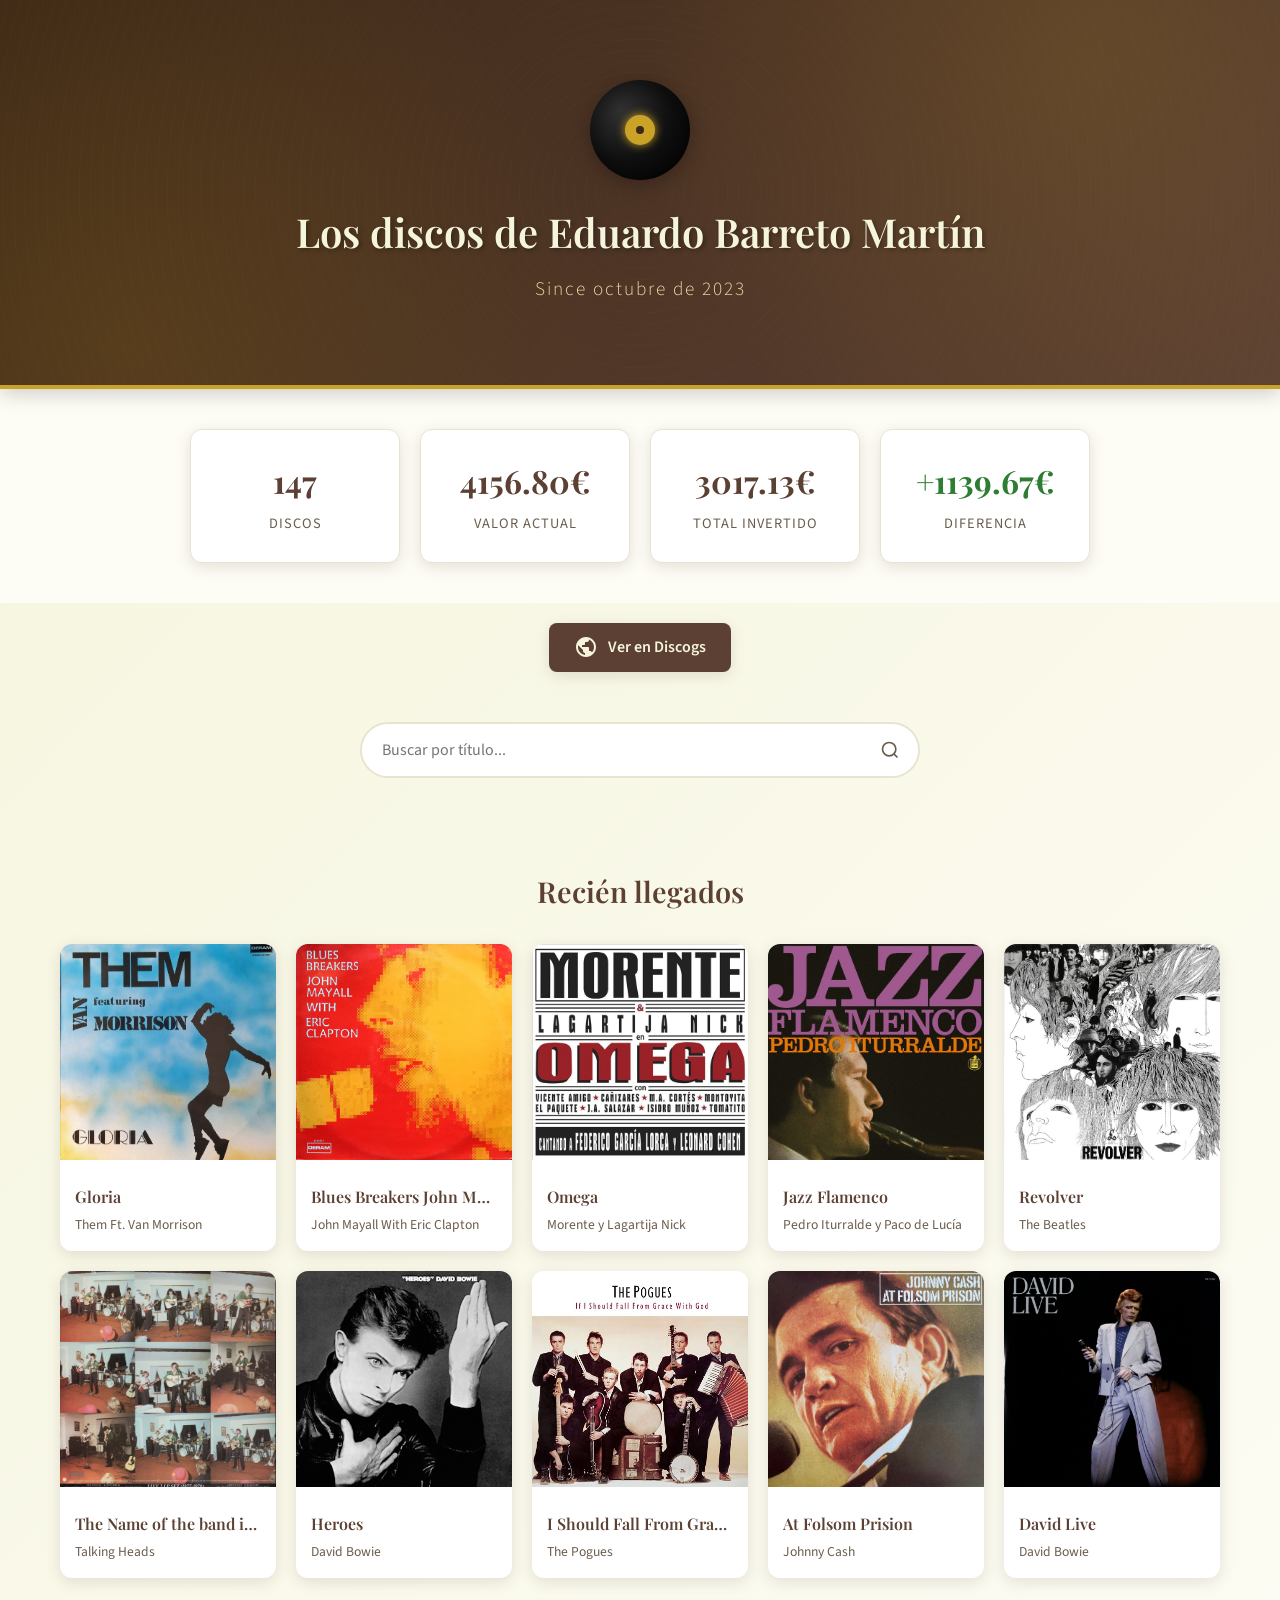
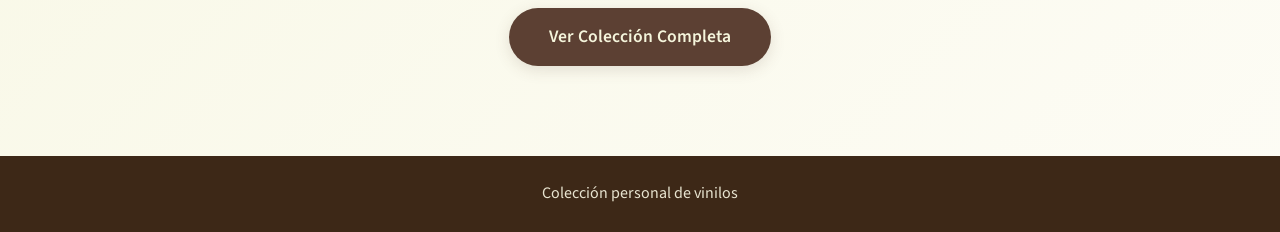
<file: index.html>
<!DOCTYPE html>
<html lang="es">
<head>
    <meta charset="UTF-8">
    <meta name="viewport" content="width=device-width, initial-scale=1.0">
    <title>Los discos de Eduardo Barreto Martín</title>
    <link rel="stylesheet" href="css/style.css">
    <link rel="preconnect" href="https://fonts.googleapis.com">
    <link rel="preconnect" href="https://fonts.gstatic.com" crossorigin>
    <link href="https://fonts.googleapis.com/css2?family=Playfair+Display:wght@400;600;700&family=Source+Sans+3:wght@300;400;600&display=swap" rel="stylesheet">
</head>
<body>
    <header class="hero">
        <div class="hero-content">
            <div class="vinyl-icon" id="vinyl-icon" onclick="changeVinylColor()">
                <div class="vinyl-record" id="vinyl-record">
                    <div class="vinyl-center"></div>
                </div>
            </div>
            <h1>Los discos de Eduardo Barreto Martín</h1>
            <p class="subtitle">Since octubre de 2023</p>
        </div>
    </header>

    <section class="stats-section">
        <div class="stats-container">
            <div class="stat-card">
                <span class="stat-number" id="total-discos">0</span>
                <span class="stat-label">Discos</span>
            </div>
            <div class="stat-card">
                <span class="stat-number" id="total-valor">0€</span>
                <span class="stat-label">Valor Actual</span>
            </div>
            <div class="stat-card">
                <span class="stat-number" id="total-pagado">0€</span>
                <span class="stat-label">Total Invertido</span>
            </div>
            <div class="stat-card">
                <span class="stat-number" id="total-diferencia">0€</span>
                <span class="stat-label">Diferencia</span>
            </div>
        </div>
    </section>

    <section class="discogs-section">
        <a href="https://www.discogs.com/es/user/eduardobm99/collection" target="_blank" class="discogs-link">
            <svg class="discogs-icon" viewBox="0 0 24 24" fill="currentColor">
                <path d="M12 2C6.48 2 2 6.48 2 12s4.48 10 10 10 10-4.48 10-10S17.52 2 12 2zm-1 17.93c-3.95-.49-7-3.85-7-7.93 0-.62.08-1.21.21-1.79L9 15v1c0 1.1.9 2 2 2v1.93zm6.9-2.54c-.26-.81-1-1.39-1.9-1.39h-1v-3c0-.55-.45-1-1-1H8v-2h2c.55 0 1-.45 1-1V7h2c1.1 0 2-.9 2-2v-.41c2.93 1.19 5 4.06 5 7.41 0 2.08-.8 3.97-2.1 5.39z"/>
            </svg>
            Ver en Discogs
        </a>
    </section>

    <section class="search-section">
        <div class="search-container">
            <input type="text" id="busqueda" placeholder="Buscar por título..." autocomplete="off">
            <svg class="search-icon" viewBox="0 0 24 24" fill="none" stroke="currentColor" stroke-width="2">
                <circle cx="11" cy="11" r="8"></circle>
                <path d="m21 21-4.35-4.35"></path>
            </svg>
        </div>
        <div id="resultados-busqueda" class="search-results"></div>
    </section>

    <section class="collection-preview">
        <h2>Recién llegados</h2>
        <div id="preview-grid" class="preview-grid"></div>
        <div class="center-button">
            <a href="collection.html" class="btn-primary">Ver Colección Completa</a>
        </div>
    </section>

    <footer>
        <p>Colección personal de vinilos</p>
    </footer>

    <script src="js/app.js"></script>
    <script>
        document.addEventListener('DOMContentLoaded', () => {
            initHome();
        });
    </script>
</body>
</html>
</file>
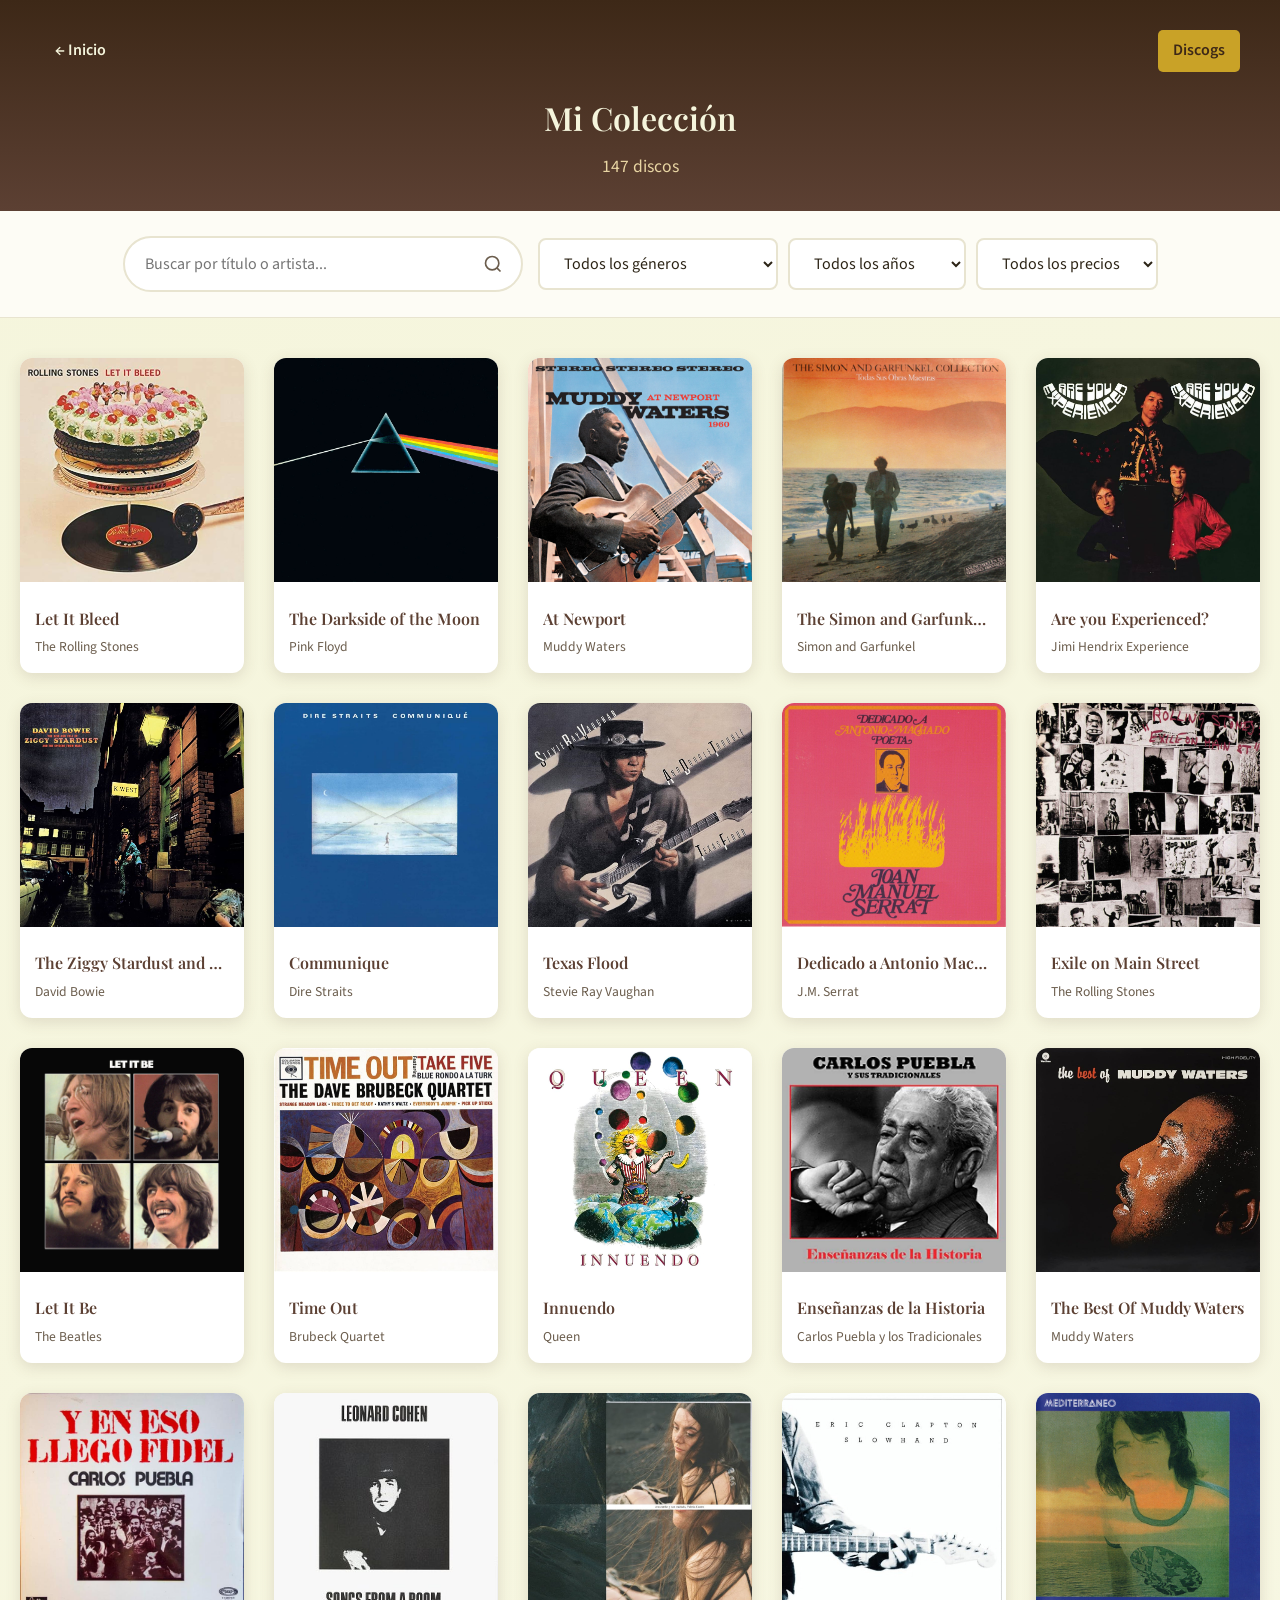
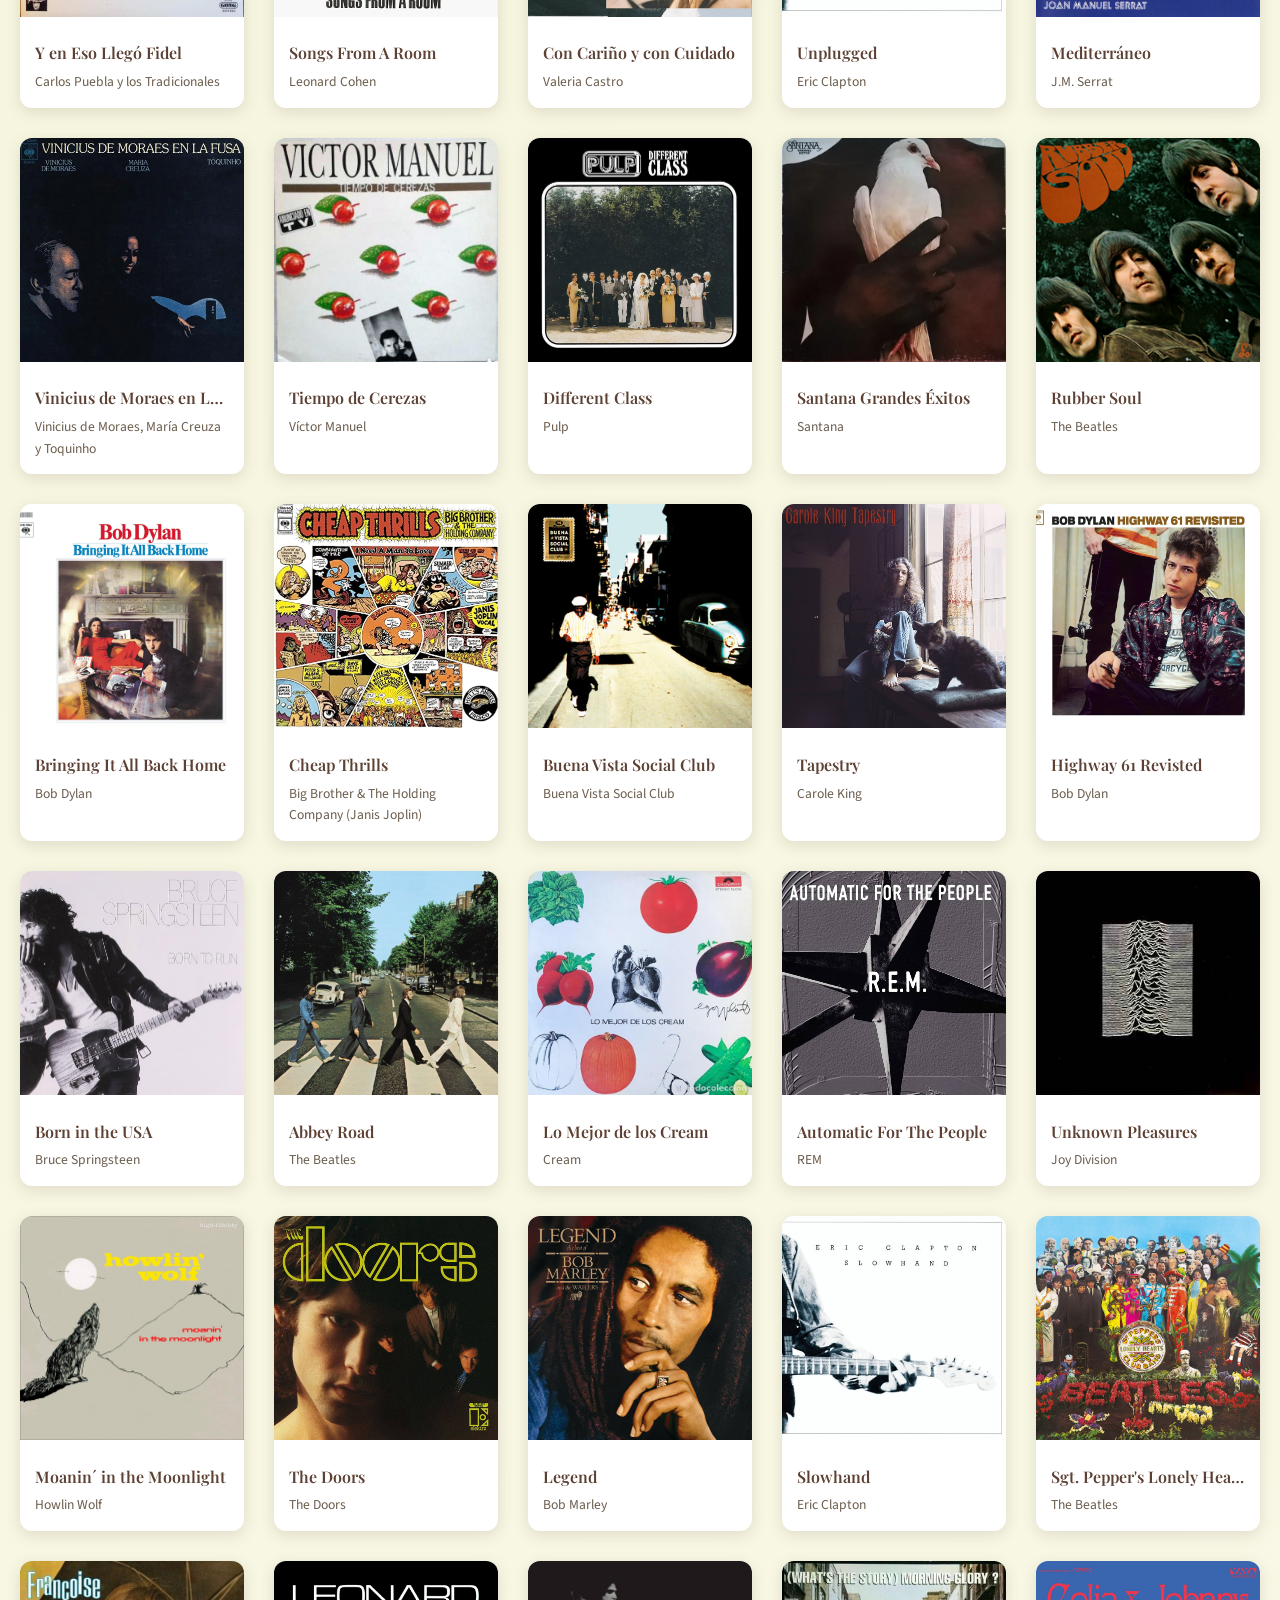
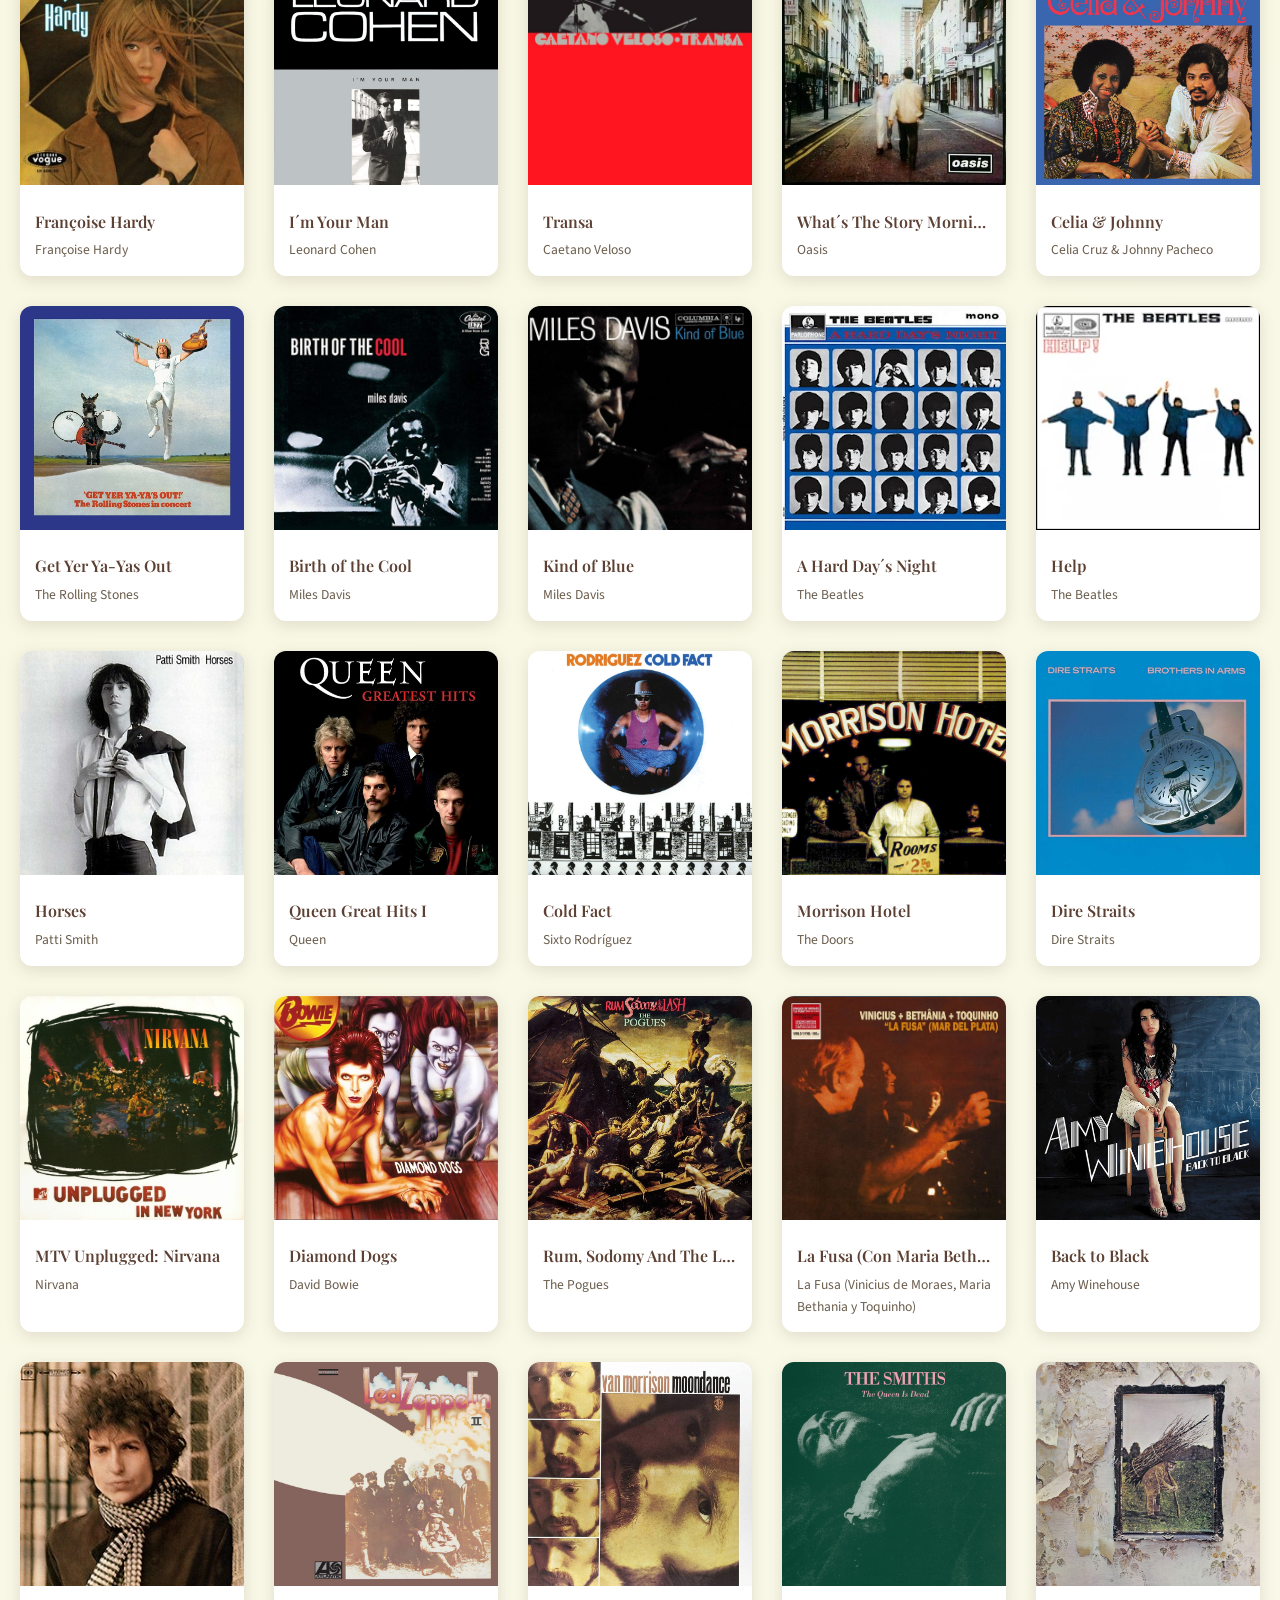
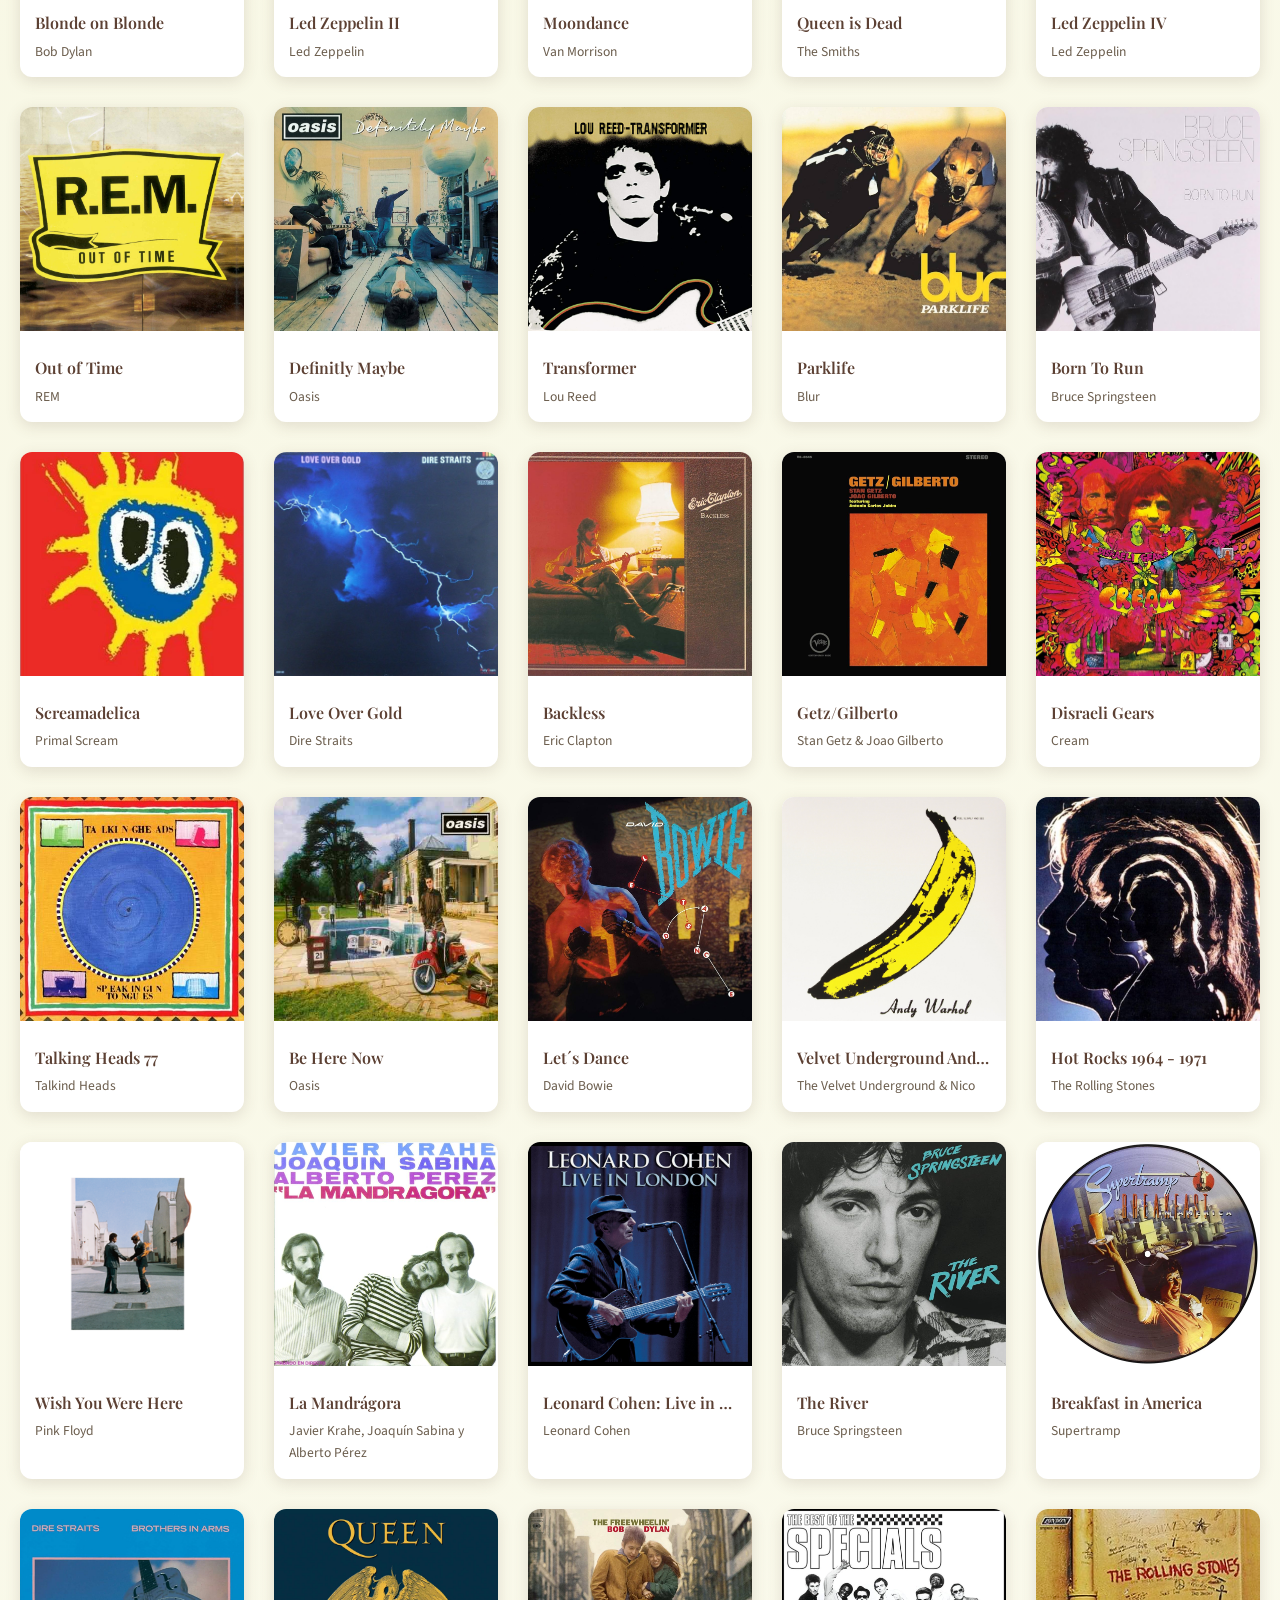
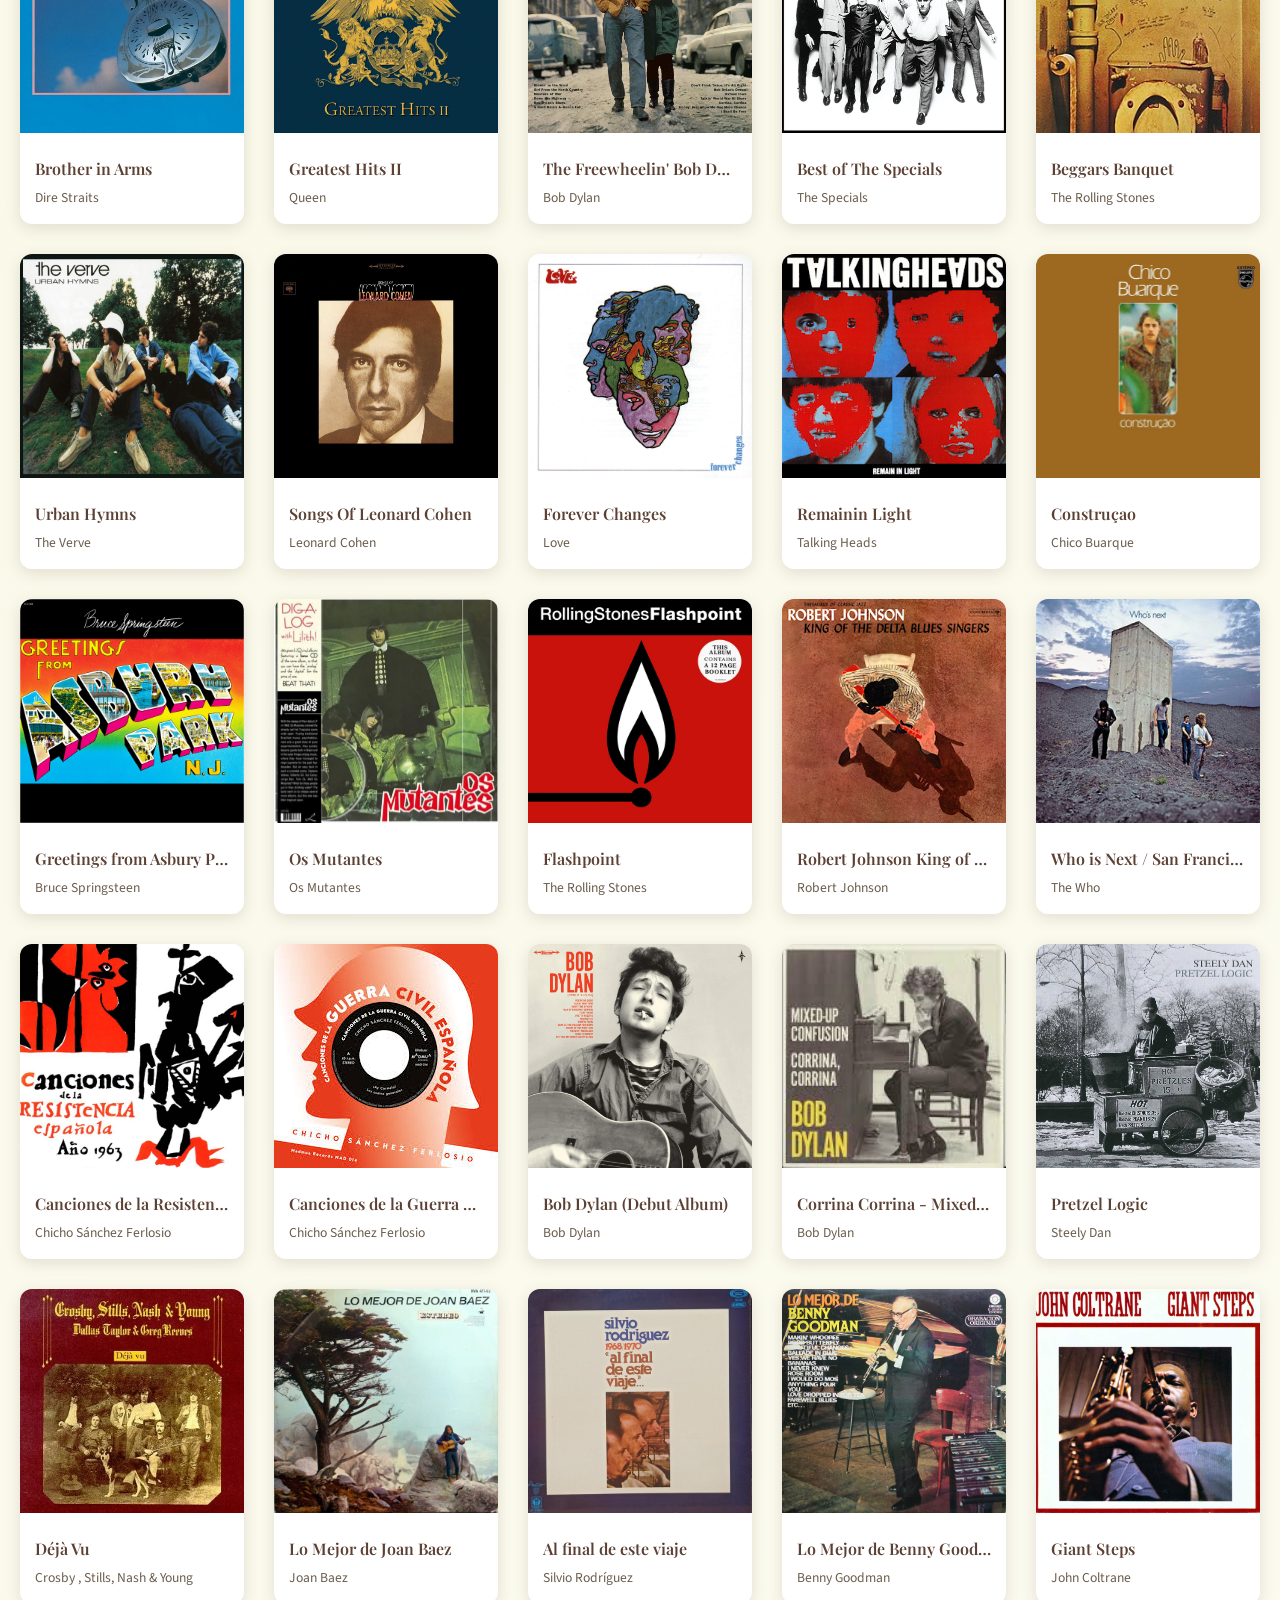
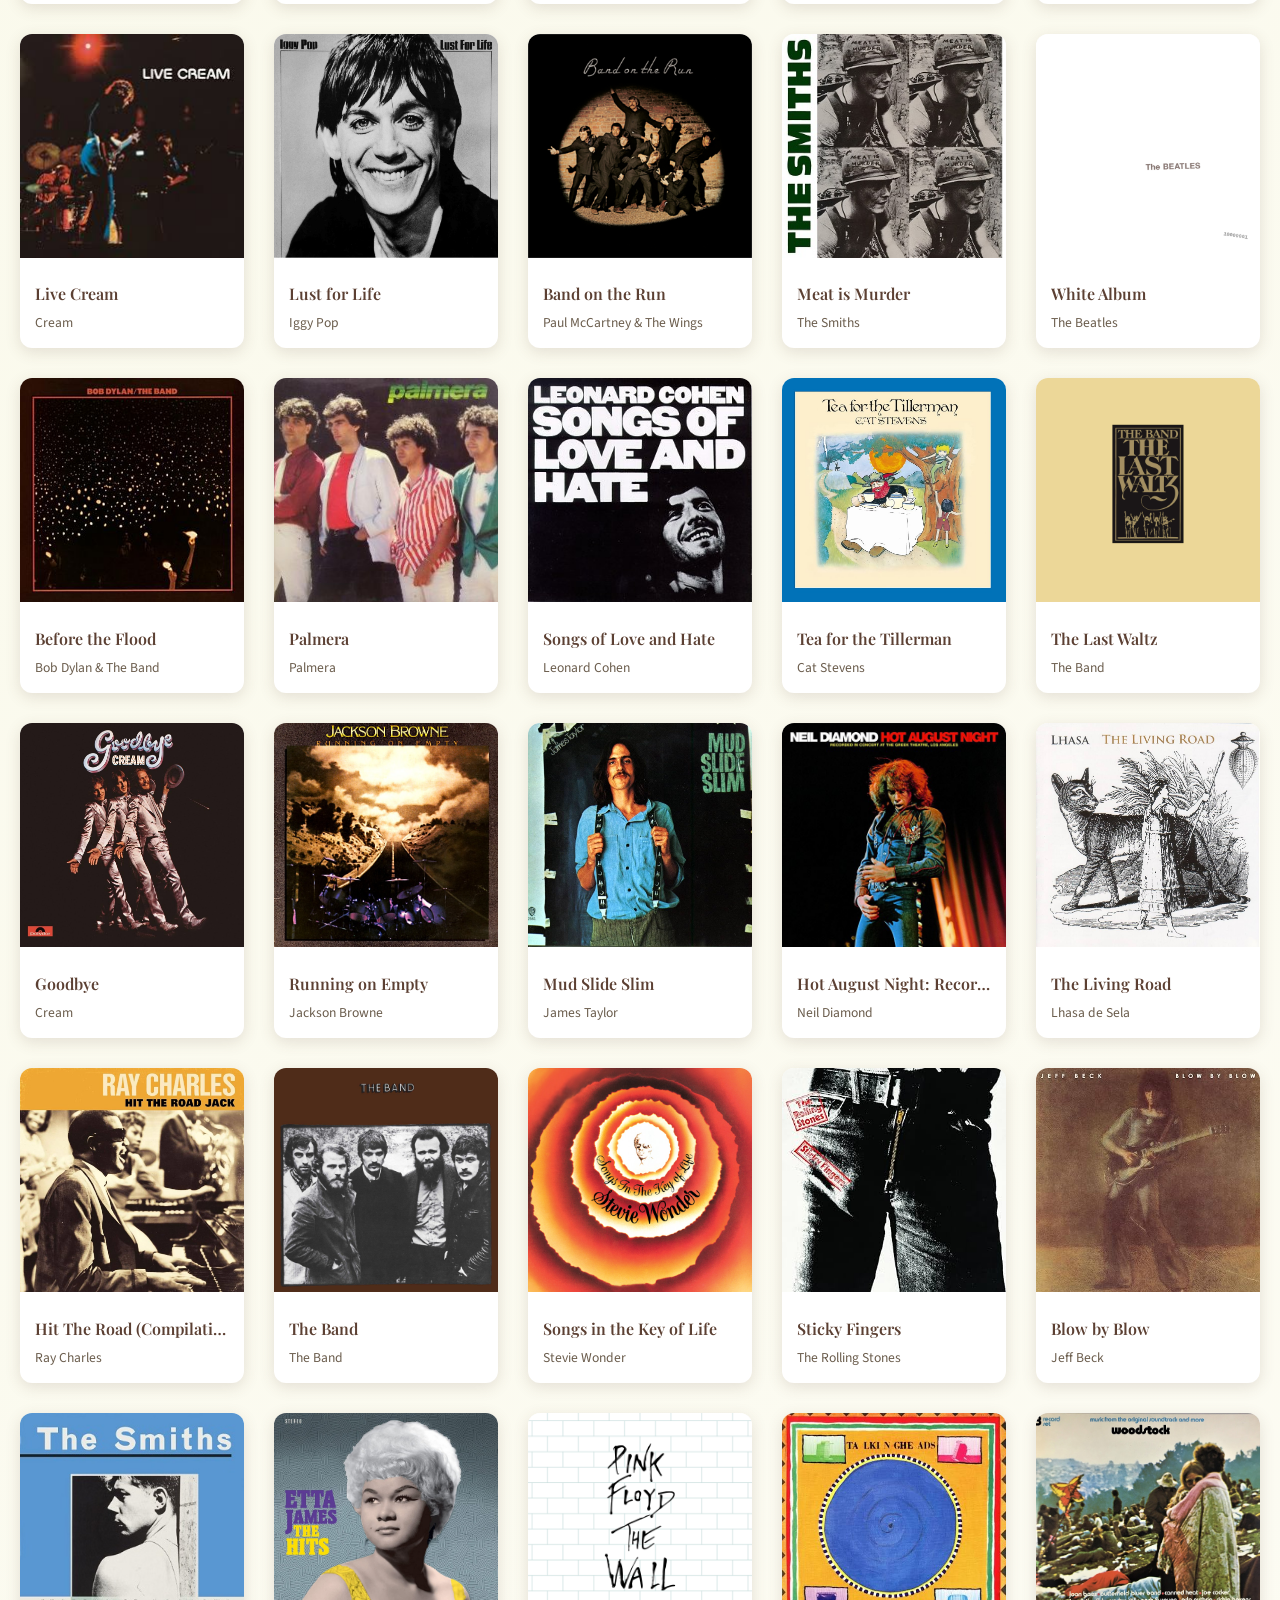
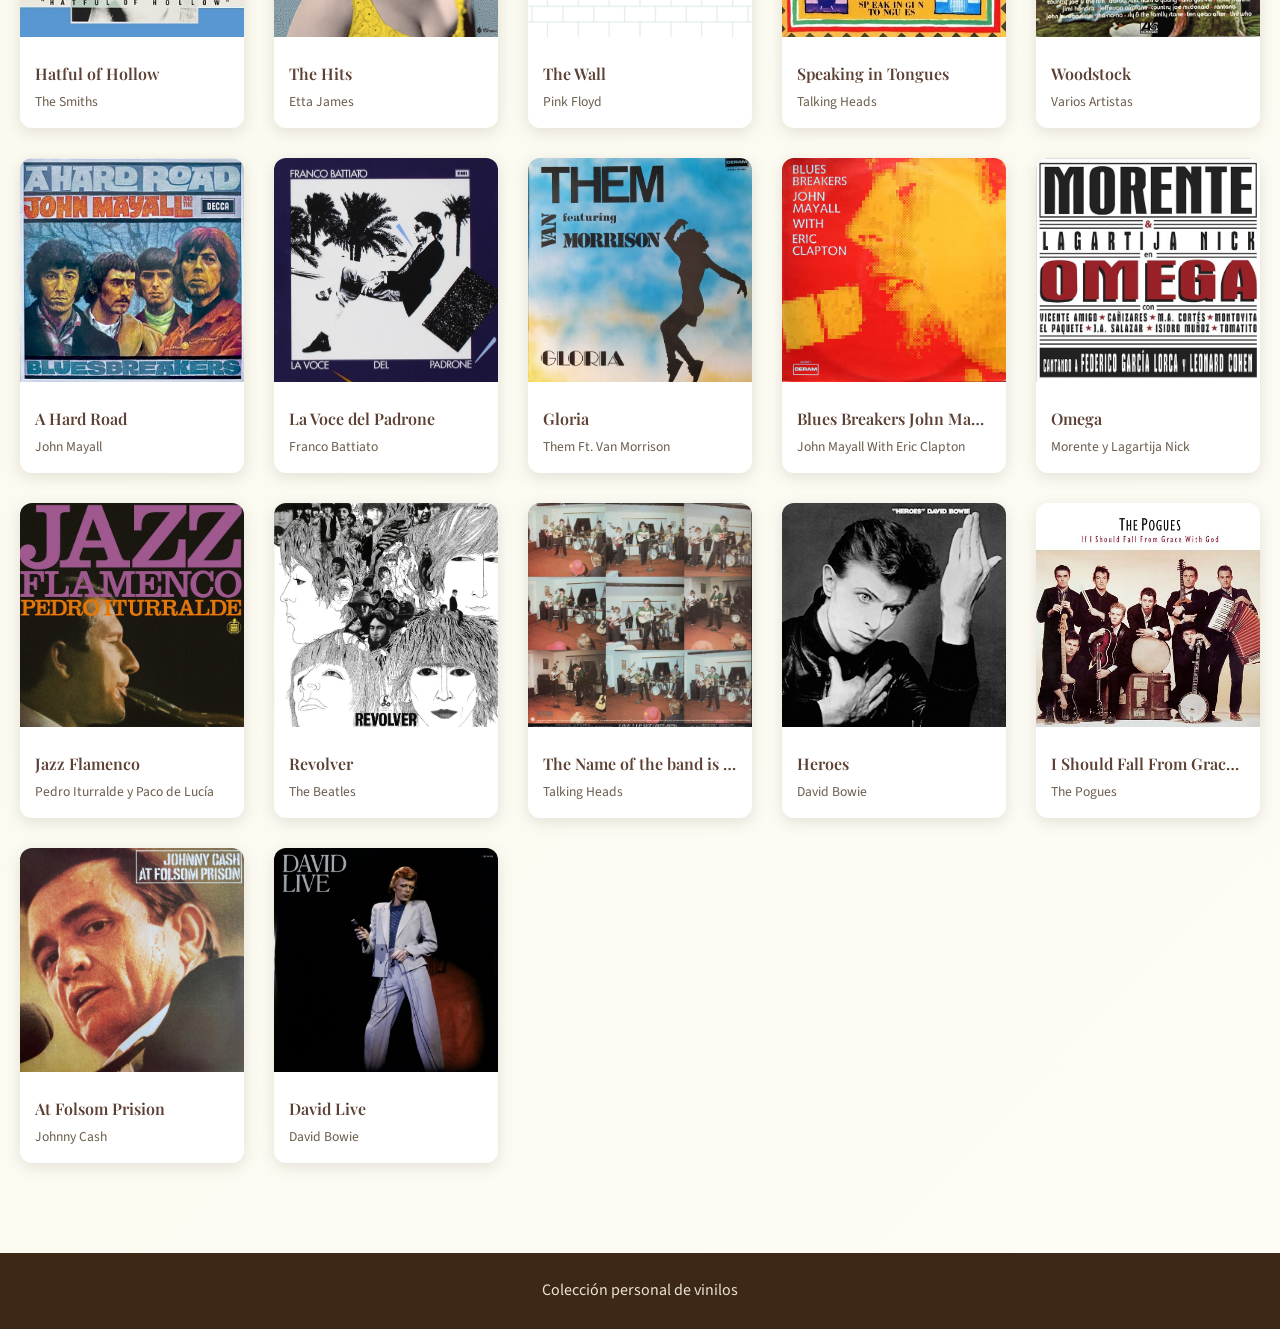
<file: collection.html>
<!DOCTYPE html>
<html lang="es">
<head>
    <meta charset="UTF-8">
    <meta name="viewport" content="width=device-width, initial-scale=1.0">
    <title>Mi Colección - Vinilos</title>
    <link rel="stylesheet" href="css/style.css">
    <link rel="preconnect" href="https://fonts.googleapis.com">
    <link rel="preconnect" href="https://fonts.gstatic.com" crossorigin>
    <link href="https://fonts.googleapis.com/css2?family=Playfair+Display:wght@400;600;700&family=Source+Sans+3:wght@300;400;600&display=swap" rel="stylesheet">
</head>
<body>
    <header class="collection-header">
        <nav class="nav-bar">
            <a href="index.html" class="nav-logo">← Inicio</a>
            <a href="https://www.discogs.com/es/user/eduardobm99/collection" target="_blank" class="nav-discogs">Discogs</a>
        </nav>
        <h1>Mi Colección</h1>
        <div class="collection-stats">
            <span id="collection-count">0 discos</span>
        </div>
    </header>

    <section class="filters-section">
        <div class="filters-container">
            <div class="search-box">
                <input type="text" id="busqueda-coleccion" placeholder="Buscar por título o artista..." autocomplete="off">
                <svg class="search-icon" viewBox="0 0 24 24" fill="none" stroke="currentColor" stroke-width="2">
                    <circle cx="11" cy="11" r="8"></circle>
                    <path d="m21 21-4.35-4.35"></path>
                </svg>
            </div>
            <div class="filter-group">
                <select id="filtro-genero">
                    <option value="">Todos los géneros</option>
                </select>
                <select id="filtro-ano">
                    <option value="">Todos los años</option>
                </select>
                <select id="filtro-precio">
                    <option value="">Todos los precios</option>
                    <option value="0-5">0 - 4.99€</option>
                    <option value="5-10">5 - 9.99€</option>
                    <option value="10-15">10 - 14.99€</option>
                    <option value="15-20">15 - 19.99€</option>
                    <option value="20-25">20 - 24.99€</option>
                    <option value="25-30">25 - 29.99€</option>
                    <option value="30-40">30 - 39.99€</option>
                    <option value="40-50">40 - 49.99€</option>
                    <option value="50+">50€+</option>
                </select>
            </div>
        </div>
    </section>

    <main class="collection-grid" id="coleccion-grid">
        <!-- Vinyl cards will be loaded here -->
    </main>

    <footer>
        <p>Colección personal de vinilos</p>
    </footer>

    <script src="js/app.js"></script>
    <script>
        document.addEventListener('DOMContentLoaded', () => {
            initCollection();
        });
    </script>
</body>
</html>
</file>
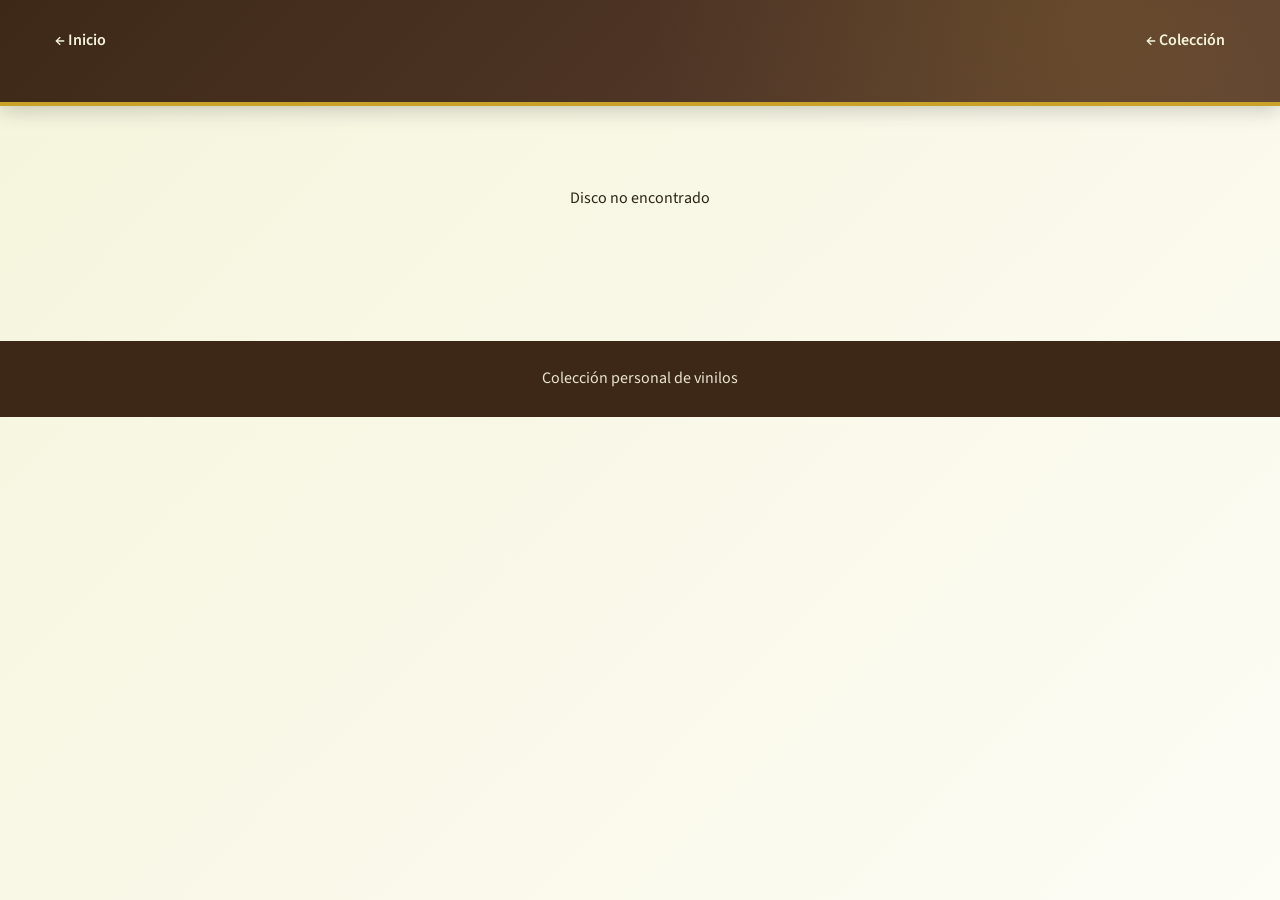
<file: disco.html>
<!DOCTYPE html>
<html lang="es">
<head>
    <meta charset="UTF-8">
    <meta name="viewport" content="width=device-width, initial-scale=1.0">
    <title>Detalle del Disco</title>
    <link rel="stylesheet" href="css/style.css">
    <link rel="preconnect" href="https://fonts.googleapis.com">
    <link rel="preconnect" href="https://fonts.gstatic.com" crossorigin>
    <link href="https://fonts.googleapis.com/css2?family=Playfair+Display:wght@400;600;700&family=Source+Sans+3:wght@300;400;600&display=swap" rel="stylesheet">
</head>
<body>
    <header class="disco-header">
        <nav class="nav-bar">
            <a href="index.html" class="nav-logo">← Inicio</a>
            <a href="collection.html" class="nav-logo">← Colección</a>
        </nav>
    </header>

    <main class="disco-detail">
        <div class="disco-container">
            <div class="disco-portada">
                <img id="disco-portada-img" src="" alt="Portada del disco">
            </div>
            <div class="disco-info">
                <h1 id="disco-titulo">Título</h1>
                <h2 id="disco-artista">Artista</h2>
                
                <a id="disco-spotify" href="#" target="_blank" class="spotify-icon-btn" style="display: none;" title="Escuchar en Spotify"><svg viewBox="0 0 24 24" width="32" height="32" fill="currentColor"><path d="M12 0C5.4 0 0 5.4 0 12s5.4 12 12 12 12-5.4 12-12S18.66 0 12 0zm5.521 17.34c-.24.359-.66.48-1.021.24-2.82-1.74-6.36-2.101-10.561-1.141-.418.122-.779-.179-.899-.539-.12-.421.18-.78.54-.9 4.56-1.021 8.52-.6 11.64 1.32.42.18.479.659.24 1.02zm1.44-3.3c-.301.42-.841.6-1.262.3-3.239-1.98-8.159-2.58-11.939-1.38-.479.12-1.02-.12-1.14-.6-.12-.48.12-1.021.6-1.141C9.6 9.9 15.001 10.62 18.661 12.9c.42.18.6.78.3 1.2zm.12-3.36C15.24 8.4 8.82 8.16 5.16 9.301c-.6.179-1.2-.181-1.38-.721-.18-.6.18-1.2.72-1.38 4.26-1.26 11.28-1.02 15.72 1.621.539.3.719 1.02.419 1.56-.239.54-.959.72-1.559.3z"/></svg></a>
                
                <div class="disco-meta">
                    <div class="meta-item">
                        <span class="meta-label">Año</span>
                        <span id="disco-ano" class="meta-value">-</span>
                    </div>
                    <div class="meta-item">
                        <span class="meta-label">Género</span>
                        <span id="disco-genero" class="meta-value">-</span>
                    </div>
                    <div class="meta-item">
                        <span class="meta-label">Tipo de Edición</span>
                        <span id="disco-tipo" class="meta-value">-</span>
                    </div>
                </div>

                <div class="disco-precios">
                    <div class="precio-card compra">
                        <span class="precio-label">Precio de Compra</span>
                        <span id="disco-precio-compra" class="precio-value">-</span>
                    </div>
                    <div class="precio-card actual">
                        <span class="precio-label">Valor Actual</span>
                        <span id="disco-precio-actual" class="precio-value">-</span>
                    </div>
                    <div class="precio-card diferencia">
                        <span class="precio-label">Diferencia</span>
                        <span id="disco-diferencia" class="precio-value">-</span>
                    </div>
                </div>

                <div class="disco-datos">
                    <div class="dato-item">
                        <span class="dato-label">Fecha de Compra</span>
                        <span id="disco-fecha" class="dato-value">-</span>
                    </div>
                    <div class="dato-item">
                        <span class="dato-label">Lugar de Compra</span>
                        <span id="disco-lugar" class="dato-value">-</span>
                    </div>
                </div>

                <div class="disco-actions">
                    <a id="disco-discogs" href="#" target="_blank" class="btn-discogs">
                        <svg viewBox="0 0 24 24" fill="currentColor" width="20" height="20">
                            <path d="M12 2C6.48 2 2 6.48 2 12s4.48 10 10 10 10-4.48 10-10S17.52 2 12 2zm-1 17.93c-3.95-.49-7-3.85-7-7.93 0-.62.08-1.21.21-1.79L9 15v1c0 1.1.9 2 2 2v1.93zm6.9-2.54c-.26-.81-1-1.39-1.9-1.39h-1v-3c0-.55-.45-1-1-1H8v-2h2c.55 0 1-.45 1-1V7h2c1.1 0 2-.9 2-2v-.41c2.93 1.19 5 4.06 5 7.41 0 2.08-.8 3.97-2.1 5.39z"/>
                        </svg>
                        Ver en Discogs
                    </a>
                </div>
            </div>
        </div>

        <section class="tracklist-section" id="tracklist-section" style="display: none;">
            <h3>Tracklist</h3>
            <ol class="tracklist" id="tracklist">
            </ol>
        </section>
    </main>

    <footer>
        <p>Colección personal de vinilos</p>
    </footer>

    <script src="js/app.js"></script>
    <script>
        document.addEventListener('DOMContentLoaded', () => {
            initDisco();
        });
    </script>
</body>
</html>
</file>
<file: css/style.css>
:root {
    --cream: #F5F5DC;
    --cream-light: #FDFCF5;
    --cream-dark: #E8E4D0;
    --brown: #5C4033;
    --brown-light: #8B6914;
    --brown-dark: #3D2817;
    --gold: #C9A227;
    --gold-light: #E8D5A3;
    --text-dark: #2C2416;
    --text-light: #6B5D4D;
    --shadow: rgba(92, 64, 51, 0.15);
    --shadow-strong: rgba(92, 64, 51, 0.25);
}

* {
    margin: 0;
    padding: 0;
    box-sizing: border-box;
}

body {
    font-family: 'Source Sans 3', sans-serif;
    background: linear-gradient(135deg, var(--cream) 0%, var(--cream-light) 100%);
    color: var(--text-dark);
    min-height: 100vh;
    line-height: 1.6;
}

h1, h2, h3 {
    font-family: 'Playfair Display', serif;
    font-weight: 600;
}

/* Hero Section */
.hero {
    background: radial-gradient(circle at 85% 15%, rgba(201, 162, 39, 0.15) 0%, transparent 40%),
                radial-gradient(circle at 10% 90%, rgba(139, 105, 20, 0.25) 0%, transparent 40%),
                linear-gradient(135deg, var(--brown-dark) 0%, var(--brown) 100%);
    padding: 80px 20px;
    text-align: center;
    position: relative;
    overflow: hidden;
    border-bottom: 4px solid var(--gold);
    box-shadow: 0 4px 20px rgba(0,0,0,0.2);
}

.hero::before {
    content: '';
    position: absolute;
    top: -50%;
    left: -50%;
    width: 200%;
    height: 200%;
    background: repeating-radial-gradient(
        circle at 50% 50%,
        transparent 0,
        transparent 10px,
        rgba(201, 162, 39, 0.03) 10px,
        rgba(201, 162, 39, 0.03) 11px
    );
    opacity: 0.8;
    animation: rotate 120s linear infinite;
    pointer-events: none;
}

@keyframes rotate {
    from { transform: rotate(0deg); }
    to { transform: rotate(360deg); }
}

.hero-content {
    position: relative;
    z-index: 1;
}

.vinyl-icon {
    display: flex;
    justify-content: center;
    margin-bottom: 20px;
    cursor: pointer;
}

.vinyl-record {
    width: 100px;
    height: 100px;
    border-radius: 50%;
    background: radial-gradient(circle at 30% 30%, #333 0%, #111 50%, #000 100%);
    position: relative;
    box-shadow: 0 4px 20px rgba(0,0,0,0.3), inset 0 0 30px rgba(0,0,0,0.5);
    animation: spin 8s linear infinite;
    cursor: pointer;
    transition: transform 0.2s ease;
}

.vinyl-record:hover {
    transform: scale(1.05);
}

.vinyl-record::before {
    content: '';
    position: absolute;
    top: 50%;
    left: 50%;
    transform: translate(-50%, -50%);
    width: 30px;
    height: 30px;
    border-radius: 50%;
    background: var(--gold);
    box-shadow: 0 0 10px var(--gold);
}

.vinyl-record::after {
    content: '';
    position: absolute;
    top: 50%;
    left: 50%;
    transform: translate(-50%, -50%);
    width: 8px;
    height: 8px;
    border-radius: 50%;
    background: var(--brown-dark);
}

@keyframes spin {
    from { transform: rotate(0deg); }
    to { transform: rotate(360deg); }
}

.hero h1 {
    color: var(--cream);
    font-size: 2.5rem;
    margin-bottom: 10px;
    text-shadow: 2px 2px 4px rgba(0,0,0,0.3);
}

.hero .subtitle {
    color: var(--gold-light);
    font-size: 1.2rem;
    font-weight: 300;
    letter-spacing: 2px;
}

/* Stats Section */
.stats-section {
    padding: 40px 20px;
    background: var(--cream-light);
}

.stats-container {
    max-width: 900px;
    margin: 0 auto;
    display: grid;
    grid-template-columns: repeat(auto-fit, minmax(180px, 1fr));
    gap: 20px;
}

.stat-card {
    background: white;
    border-radius: 12px;
    padding: 25px;
    text-align: center;
    box-shadow: 0 4px 15px var(--shadow);
    border: 1px solid var(--cream-dark);
    transition: transform 0.3s ease, box-shadow 0.3s ease;
}

.stat-card:hover {
    transform: translateY(-5px);
    box-shadow: 0 8px 25px var(--shadow-strong);
}

.stat-number {
    display: block;
    font-family: 'Playfair Display', serif;
    font-size: 2rem;
    font-weight: 700;
    color: var(--brown);
    margin-bottom: 5px;
}

.stat-label {
    color: var(--text-light);
    font-size: 0.9rem;
    text-transform: uppercase;
    letter-spacing: 1px;
}

/* Discogs Section */
.discogs-section {
    padding: 20px;
    text-align: center;
}

.discogs-link {
    display: inline-flex;
    align-items: center;
    gap: 10px;
    padding: 12px 25px;
    background: var(--brown);
    color: var(--cream);
    text-decoration: none;
    border-radius: 8px;
    font-weight: 600;
    transition: all 0.3s ease;
    box-shadow: 0 4px 15px var(--shadow);
}

.discogs-link:hover {
    background: var(--brown-dark);
    transform: translateY(-2px);
    box-shadow: 0 6px 20px var(--shadow-strong);
}

.discogs-icon {
    width: 24px;
    height: 24px;
}

/* Search Section */
.search-section {
    padding: 30px 20px;
    max-width: 600px;
    margin: 0 auto;
}

.search-container {
    position: relative;
}

.search-container input,
.search-box input {
    width: 100%;
    padding: 15px 50px 15px 20px;
    border: 2px solid var(--cream-dark);
    border-radius: 50px;
    font-size: 1rem;
    background: white;
    color: var(--text-dark);
    transition: all 0.3s ease;
    font-family: 'Source Sans 3', sans-serif;
}

.search-container input:focus,
.search-box input:focus {
    outline: none;
    border-color: var(--gold);
    box-shadow: 0 0 0 4px var(--gold-light);
}

.search-icon {
    position: absolute;
    right: 20px;
    top: 50%;
    transform: translateY(-50%);
    width: 20px;
    height: 20px;
    color: var(--text-light);
}

.search-results {
    margin-top: 20px;
    max-height: 400px;
    overflow-y: auto;
}

.search-result-item {
    display: flex;
    align-items: center;
    gap: 15px;
    padding: 15px;
    background: white;
    border-radius: 10px;
    margin-bottom: 10px;
    cursor: pointer;
    transition: all 0.3s ease;
    box-shadow: 0 2px 10px var(--shadow);
}

.search-result-item:hover {
    transform: translateX(5px);
    box-shadow: 0 4px 15px var(--shadow-strong);
}

.search-result-item img {
    width: 60px;
    height: 60px;
    object-fit: cover;
    border-radius: 5px;
}

.search-result-info h4 {
    color: var(--brown);
    margin-bottom: 3px;
}

.search-result-info p {
    color: var(--text-light);
    font-size: 0.9rem;
}

/* Collection Preview */
.collection-preview {
    padding: 40px 20px;
    max-width: 1200px;
    margin: 0 auto;
}

.collection-preview h2 {
    text-align: center;
    color: var(--brown);
    margin-bottom: 30px;
    font-size: 1.8rem;
}

.preview-grid {
    display: grid;
    grid-template-columns: repeat(5, 1fr);
    gap: 20px;
    margin-bottom: 30px;
}

.vinyl-card {
    background: white;
    border-radius: 12px;
    overflow: hidden;
    box-shadow: 0 4px 15px var(--shadow);
    transition: all 0.3s ease;
    cursor: pointer;
}

.vinyl-card:hover {
    transform: translateY(-8px);
    box-shadow: 0 12px 30px var(--shadow-strong);
}

.vinyl-card img {
    width: 100%;
    aspect-ratio: 1;
    object-fit: cover;
}

.vinyl-card-info {
    padding: 15px;
}

.vinyl-card-info h3 {
    font-size: 1rem;
    color: var(--brown);
    margin-bottom: 5px;
    white-space: nowrap;
    overflow: hidden;
    text-overflow: ellipsis;
}

.vinyl-card-info p {
    color: var(--text-light);
    font-size: 0.85rem;
}

.no-image {
    width: 100%;
    aspect-ratio: 1;
    background: linear-gradient(135deg, var(--cream-dark) 0%, var(--cream) 100%);
    display: flex;
    align-items: center;
    justify-content: center;
    color: var(--text-light);
    font-size: 3rem;
}

.center-button {
    text-align: center;
    margin-top: 30px;
}

.btn-primary {
    display: inline-block;
    padding: 15px 40px;
    background: var(--brown);
    color: var(--cream);
    text-decoration: none;
    border-radius: 50px;
    font-weight: 600;
    font-size: 1.1rem;
    transition: all 0.3s ease;
    box-shadow: 0 4px 15px var(--shadow);
}

.btn-primary:hover {
    background: var(--brown-dark);
    transform: translateY(-3px);
    box-shadow: 0 8px 25px var(--shadow-strong);
}

/* Collection Page */
.collection-header {
    background: linear-gradient(180deg, var(--brown-dark) 0%, var(--brown) 100%);
    padding: 30px 20px;
    text-align: center;
}

.nav-bar {
    max-width: 1200px;
    margin: 0 auto 20px;
    display: flex;
    justify-content: space-between;
    align-items: center;
}

.nav-logo, .nav-discogs {
    color: var(--cream);
    text-decoration: none;
    font-weight: 600;
    padding: 8px 15px;
    border-radius: 5px;
    transition: background 0.3s ease;
}

.nav-logo:hover {
    background: rgba(255,255,255,0.1);
}

.nav-discogs {
    background: var(--gold);
    color: var(--brown-dark);
}

.collection-header h1 {
    color: var(--cream);
    font-size: 2rem;
    margin-bottom: 10px;
}

.collection-stats {
    color: var(--gold-light);
    font-size: 1.1rem;
}

/* Filters Section */
.filters-section {
    padding: 25px 20px;
    background: var(--cream-light);
    border-bottom: 1px solid var(--cream-dark);
}

.filters-container {
    max-width: 1200px;
    margin: 0 auto;
    display: flex;
    flex-wrap: wrap;
    gap: 15px;
    align-items: center;
    justify-content: center;
}

.search-box {
    flex: 1;
    min-width: 250px;
    max-width: 400px;
    position: relative;
}

.search-box input {
    width: 100%;
}

.filter-group {
    display: flex;
    gap: 10px;
    flex-wrap: wrap;
}

.filter-group select {
    padding: 12px 20px;
    border: 2px solid var(--cream-dark);
    border-radius: 8px;
    background: white;
    color: var(--text-dark);
    font-family: 'Source Sans 3', sans-serif;
    font-size: 1rem;
    cursor: pointer;
    transition: all 0.3s ease;
}

.filter-group select:focus {
    outline: none;
    border-color: var(--gold);
}

/* Collection Grid */
.collection-grid {
    display: grid;
    grid-template-columns: repeat(auto-fill, minmax(220px, 1fr));
    gap: 30px;
    padding: 40px 20px;
    max-width: 1400px;
    margin: 0 auto;
}

/* Disco Detail Page */
.disco-header {
    background: radial-gradient(circle at 85% 15%, rgba(201, 162, 39, 0.15) 0%, transparent 40%),
                linear-gradient(135deg, var(--brown-dark) 0%, var(--brown) 100%);
    padding: 20px;
    text-align: center;
    border-bottom: 4px solid var(--gold);
    box-shadow: 0 4px 20px rgba(0,0,0,0.2);
}

.disco-detail {
    max-width: 1100px;
    margin: 0 auto;
    padding: 40px 20px;
}

.disco-container {
    display: grid;
    grid-template-columns: 1fr;
    gap: 40px;
}

@media (min-width: 768px) {
    .disco-container {
        grid-template-columns: 400px 1fr;
    }
}

.disco-portada {
    position: relative;
}

.disco-portada img {
    width: 100%;
    border-radius: 15px;
    box-shadow: 0 10px 40px var(--shadow-strong);
}

.disco-info h1 {
    color: var(--brown);
    font-size: 2rem;
    margin-bottom: 5px;
}

.disco-info h2 {
    color: var(--text-light);
    font-size: 1.3rem;
    font-weight: 400;
    margin-bottom: 25px;
}

.disco-meta {
    display: flex;
    flex-wrap: wrap;
    gap: 20px;
    margin-bottom: 25px;
}

.meta-item {
    display: flex;
    flex-direction: column;
}

.meta-label {
    color: var(--text-light);
    font-size: 0.85rem;
    text-transform: uppercase;
    letter-spacing: 1px;
}

.meta-value {
    color: var(--brown);
    font-weight: 600;
}

.disco-precios {
    display: grid;
    grid-template-columns: repeat(auto-fit, minmax(150px, 1fr));
    gap: 15px;
    margin-bottom: 25px;
}

.precio-card {
    background: white;
    padding: 20px;
    border-radius: 10px;
    text-align: center;
    box-shadow: 0 4px 15px var(--shadow);
}

.precio-card .precio-label {
    display: block;
    color: var(--text-light);
    font-size: 0.85rem;
    margin-bottom: 5px;
}

.precio-card .precio-value {
    font-family: 'Playfair Display', serif;
    font-size: 1.5rem;
    font-weight: 700;
    color: var(--brown);
}

.precio-card.diferencia .precio-value {
    color: var(--brown-light);
}

.disco-datos {
    margin-bottom: 25px;
}

.dato-item {
    display: flex;
    justify-content: space-between;
    padding: 10px 0;
    border-bottom: 1px solid var(--cream-dark);
}

.dato-label {
    color: var(--text-light);
}

.dato-value {
    color: var(--brown);
    font-weight: 600;
}

.disco-observaciones {
    background: var(--cream-light);
    padding: 20px;
    border-radius: 10px;
    margin-bottom: 25px;
    border-left: 4px solid var(--gold);
}

.disco-observaciones h3 {
    color: var(--brown);
    margin-bottom: 10px;
    font-size: 1.1rem;
}

.disco-observaciones p {
    color: var(--text-light);
}

.disco-actions {
    margin-top: 25px;
}

.btn-discogs {
    display: inline-flex;
    align-items: center;
    gap: 10px;
    padding: 15px 30px;
    background: var(--brown);
    color: var(--cream);
    text-decoration: none;
    border-radius: 8px;
    font-weight: 600;
    transition: all 0.3s ease;
}

.btn-discogs:hover {
    background: var(--brown-dark);
    transform: translateY(-2px);
}

/* Tracklist Section */
.tracklist-section {
    margin-top: 50px;
    padding: 30px;
    background: white;
    border-radius: 15px;
    box-shadow: 0 4px 15px var(--shadow);
}

.tracklist-section h3 {
    color: var(--brown);
    margin-bottom: 20px;
    font-size: 1.5rem;
}

.tracklist {
    list-style: none;
    counter-reset: track-counter;
}

.tracklist li {
    counter-increment: track-counter;
    padding: 12px 15px;
    border-bottom: 1px solid var(--cream-dark);
    display: flex;
    align-items: center;
}

.tracklist li::before {
    content: counter(track-counter) ".";
    font-weight: 700;
    color: var(--gold);
    margin-right: 15px;
    min-width: 30px;
}

.tracklist li:hover {
    background: var(--cream-light);
}

/* Footer */
footer {
    background: var(--brown-dark);
    color: var(--cream-dark);
    text-align: center;
    padding: 25px;
    margin-top: 50px;
}

/* Responsive */
@media (max-width: 768px) {
    .hero h1 {
        font-size: 1.8rem;
    }
    
    .stats-container {
        grid-template-columns: repeat(2, 1fr);
    }
    
    .collection-grid {
        grid-template-columns: repeat(auto-fill, minmax(160px, 1fr));
        gap: 15px;
    }
    
    .preview-grid {
        grid-template-columns: repeat(auto-fill, minmax(150px, 1fr));
    }
}

/* Scrollbar */
::-webkit-scrollbar {
    width: 8px;
}

::-webkit-scrollbar-track {
    background: var(--cream-light);
}

::-webkit-scrollbar-thumb {
    background: var(--brown-light);
    border-radius: 4px;
}

::-webkit-scrollbar-thumb:hover {
    background: var(--brown);
}
.spotify-icon-btn {
    display: inline-flex;
    align-items: center;
    justify-content: center;
    color: var(--gold-light);
    text-decoration: none;
    transition: all 0.3s ease;
    margin-top: 15px;
    margin-bottom: 25px;
}

.spotify-icon-btn:hover {
    color: var(--gold);
    transform: scale(1.1);
    filter: drop-shadow(0 0 8px rgba(201, 162, 39, 0.4));
}
</file>
